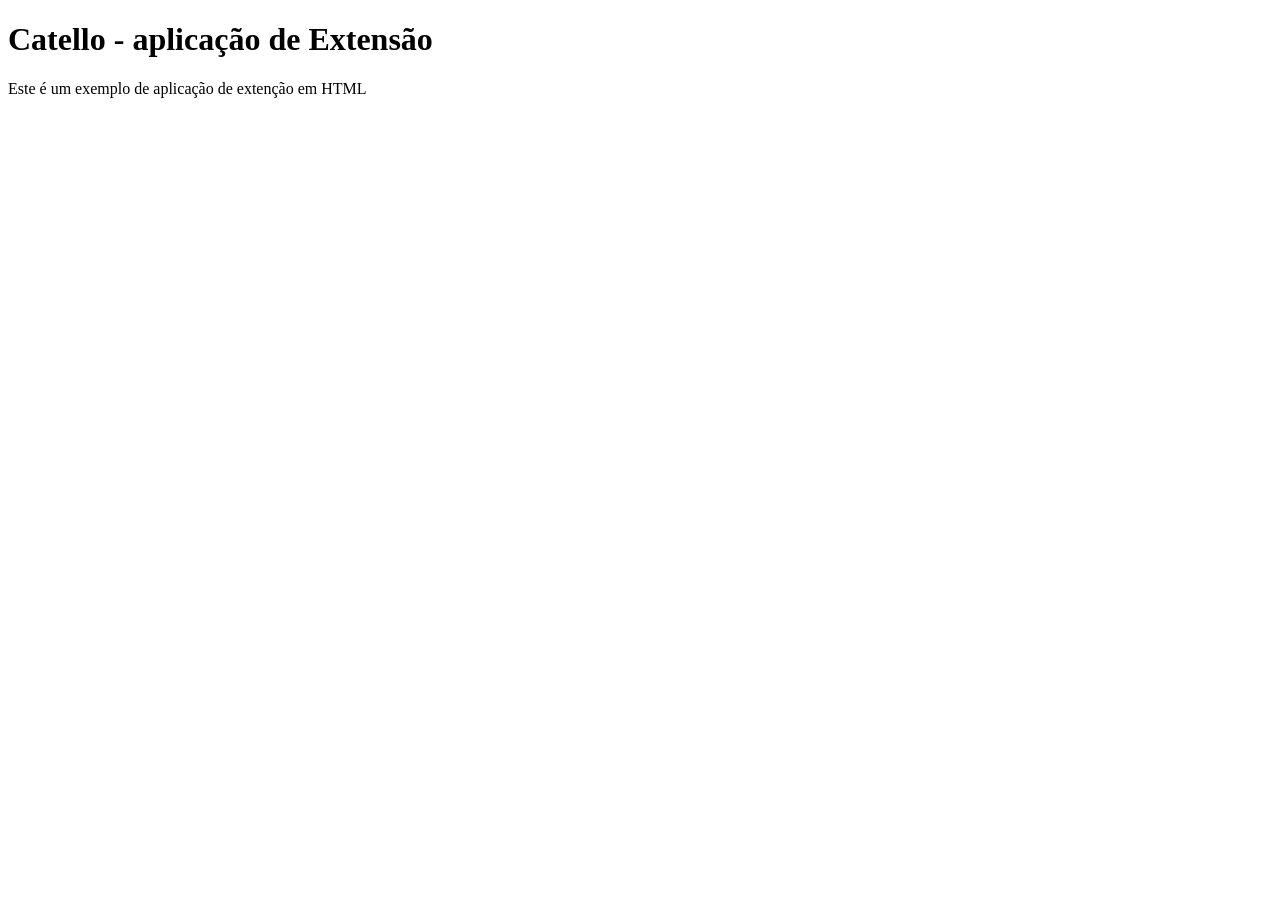
<file: Banco de Dados/AULA6/castello_extensaovs.html>
<!DOCTYPE html>
<html lang="pt-BR">
<head>
    <meta charset="UTF-8">
    <meta name="viewport" content="width=device-width, initial-scale=1.0">
    <title>Catello-  aplicação de Extensão</title>
</head>
<body>
    <h1>Catello - aplicação de Extensão</h1>
    <p>Este é um exemplo de aplicação de extenção em HTML</p>
</body>
</html>
</file>
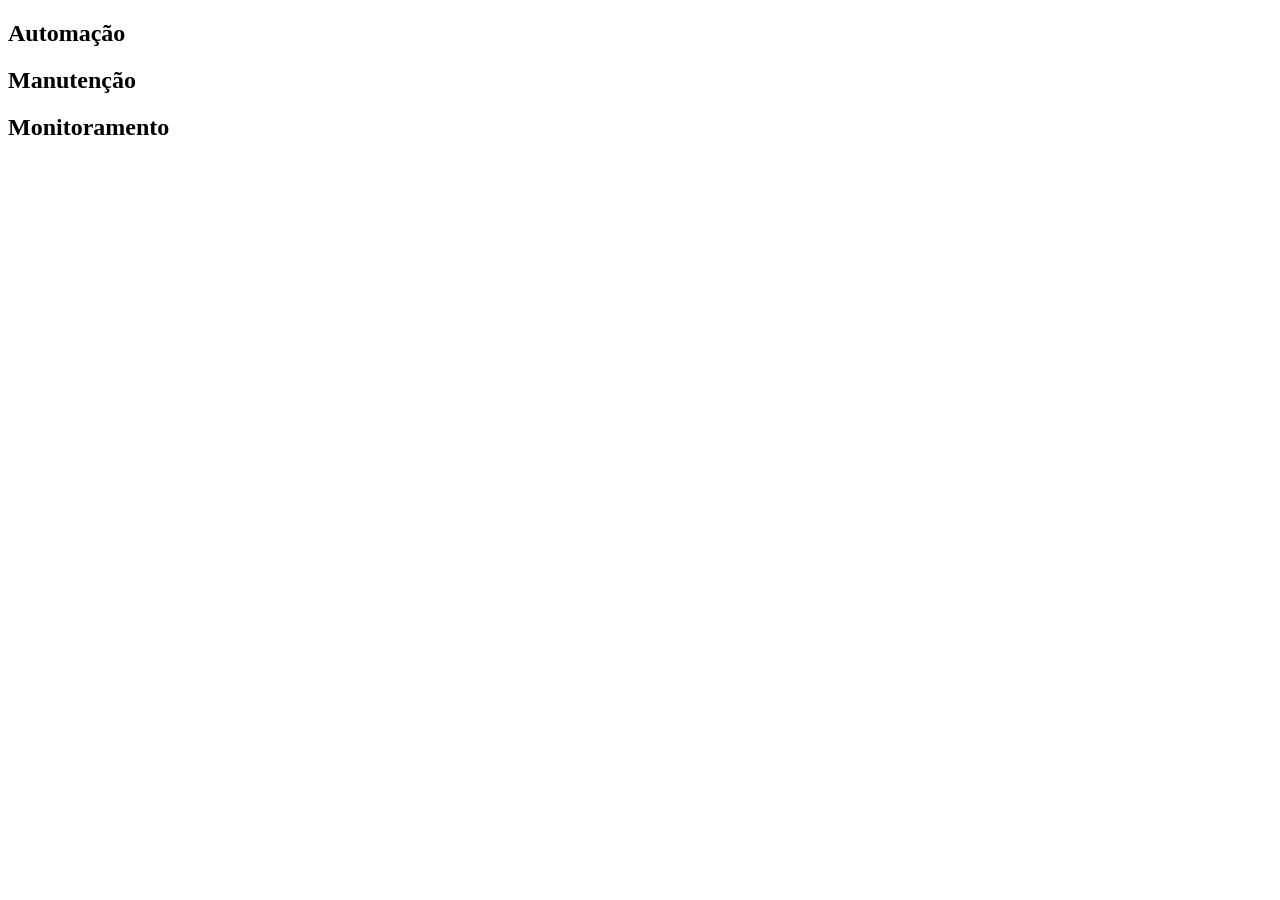
<file: LIMA/AULA10/desafioSenai.html>
<!DOCTYPE html>
<html lang="pt-BR">
<head>
    <meta charset="UTF-8">
    <meta name="viewport" content="width=device-width, initial-scale=1.0">
    <link rel="stylesheet" href="style_desafio.css">
    <title>Desafio</title>
</head>
<body>


    <section class="servicos">
<article>
<h2>Automação</h2>
</article>

<article>
<h2>Manutenção</h2>
</article>

<article>
<h2>Monitoramento</h2>
</article>

</section>






    
</body>
</html>
</file>
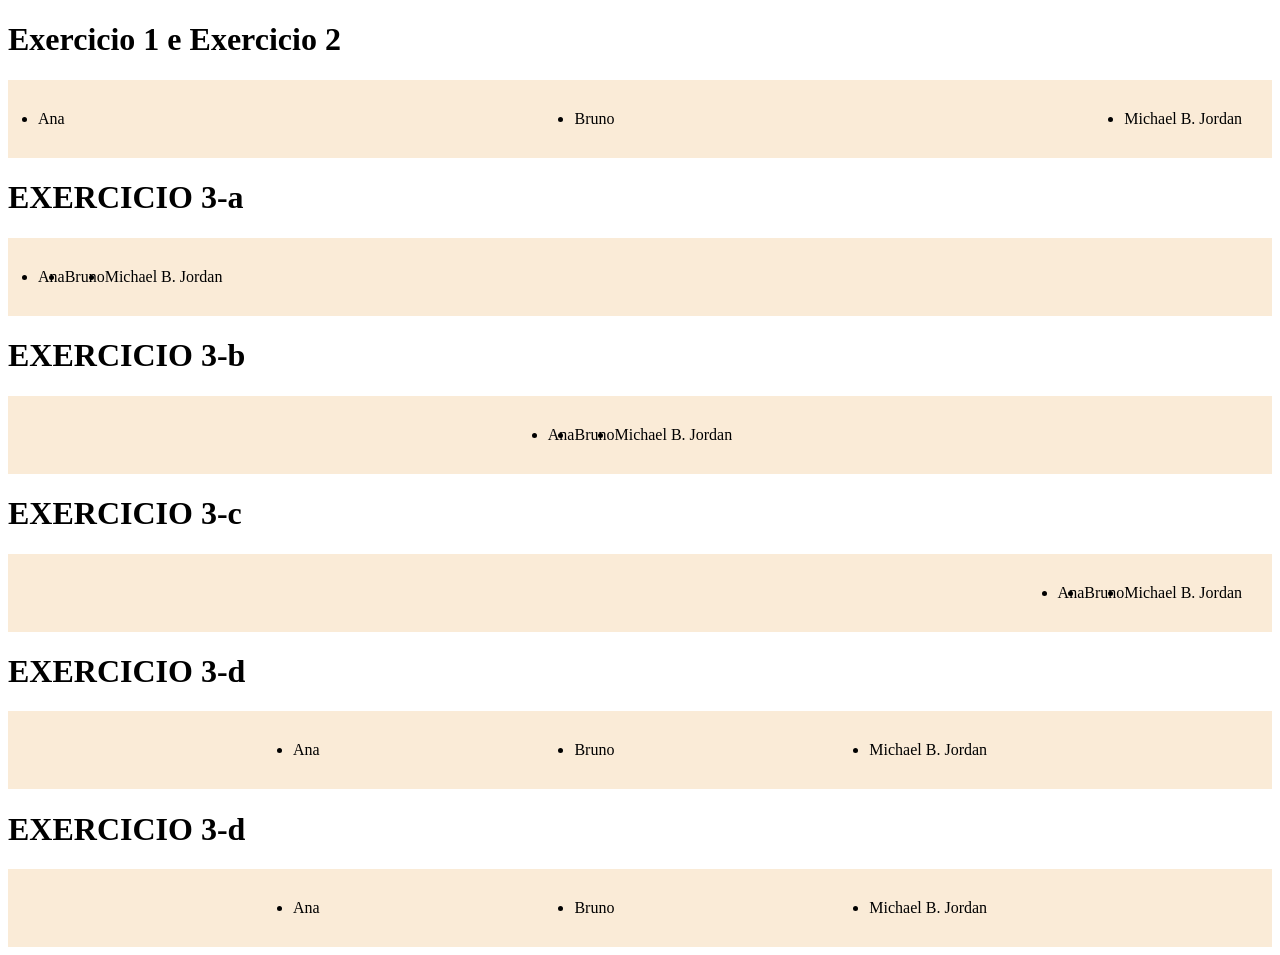
<file: LIMA/AULA10/exercicios.html>
<!DOCTYPE html>
<html lang="pt-BR">
<head>
    <meta charset="UTF-8">
    <meta name="viewport" content="width=device-width, initial-scale=1.0">
    <link rel="stylesheet" href="style2.css">
    <title>Exercicios</title>
</head>
<body>
    <h1>Exercicio 1 e Exercicio 2</h1>
    <ul class="Equipe">
        <li>Ana</li>
        <li>Bruno</li>
        <li>Michael B. Jordan</li>
    </ul>

   <h1>EXERCICIO 3-a</h1> 
   <ul class="Equipe3a">
        <li>Ana</li>
        <li>Bruno</li>
        <li>Michael B. Jordan</li>
    </ul>

    <h1>EXERCICIO 3-b</h1> 
   <ul class="Equipe3b">
        <li>Ana</li>
        <li>Bruno</li>
        <li>Michael B. Jordan</li>
    </ul>

    <h1>EXERCICIO 3-c</h1> 
   <ul class="Equipe3c">
        <li>Ana</li>
        <li>Bruno</li>
        <li>Michael B. Jordan</li>
    </ul>

    <h1>EXERCICIO 3-d</h1> 
   <ul class="Equipe3d">
        <li>Ana</li>
        <li>Bruno</li>
        <li>Michael B. Jordan</li>
    </ul>

    
    <h1>EXERCICIO 3-d</h1> 
   <ul class="Equipe3d">
        <li>Ana</li>
        <li>Bruno</li>
        <li>Michael B. Jordan</li>
    </ul>




</body>
</html>
</file>
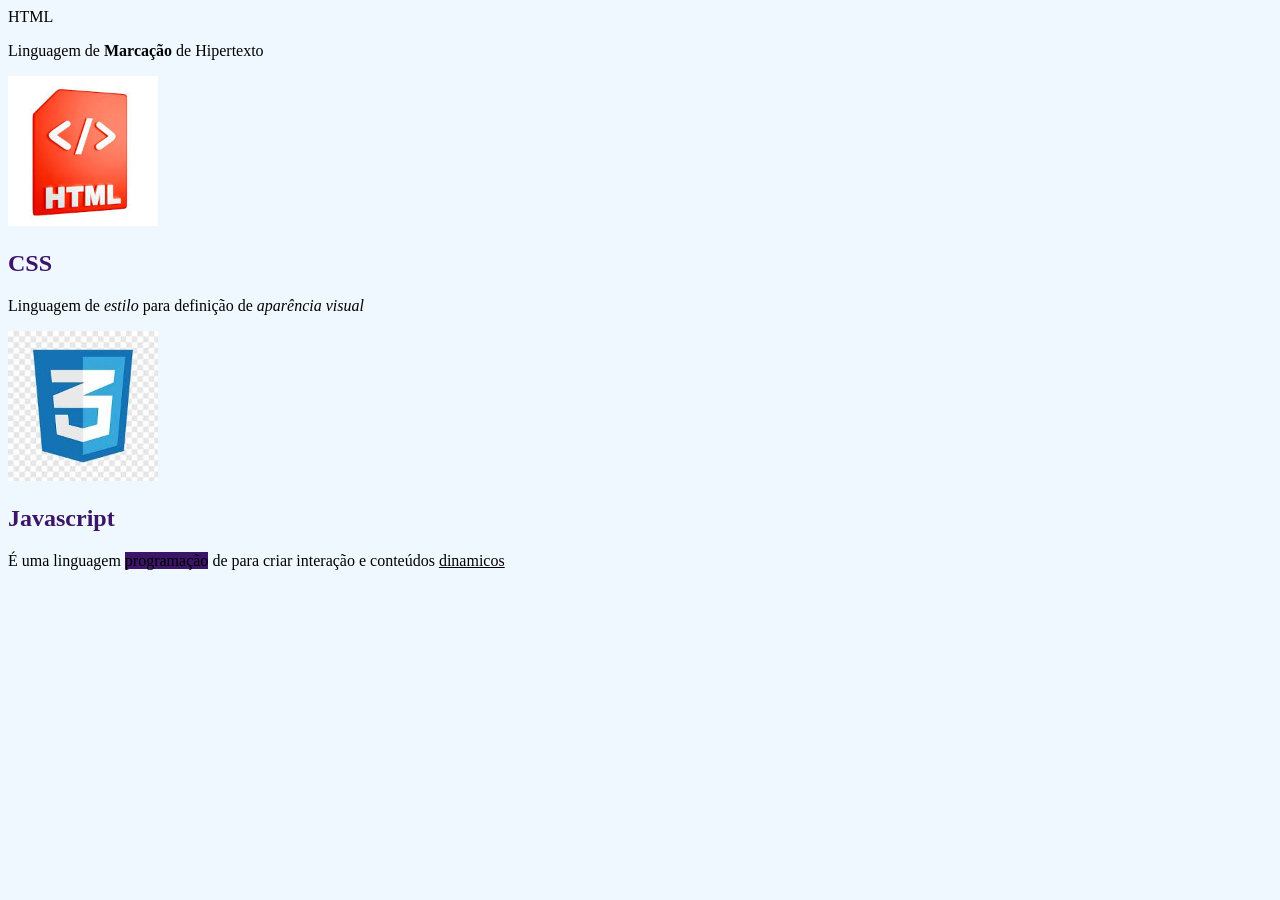
<file: linguagem de marcação/aula ex/ola_mundo.html>
<!DOCTYPE html>
<html lang="pt-br">
<head>
    <meta charset="UTF-8">
    <meta name="viewport" content="width=device-width, initial-scale=1.0">
    <title>Minha primeira pagina web</title>
</head>
<body style="background-color: aliceblue;>
    Olá Mundo <br>
    <!--quebra de linha-->
    Meu nome é: <br> Vitória
   <!--parágrafo--> 
   <p>sou estudante de programação.</p>
   <p>Hoje estou aprendendo HTML.</p>
   <p>Iremos aprender sobre CSS. Também aprenderemos sobre Javascript.Finalmente iremos aprender sobre PHP.</p>
    
<!--Titulos de página-->
<!--h1 até h6-->
<h1 style="color: rgb(60, 21, 104);">HTML</h1>
<p>Linguagem de <b>Marcação</b> de Hipertexto </p>
<img src="html logo.jpg" alt="HML" width="150px" height="150px">

<h2 style="color: rgb(60, 21, 104);">CSS</h2>
<p>Linguagem de <i>estilo</i> para definição de <i>aparência visual</i></p>
<img src="css.jpg" alt="css" width="150px" height="150px">


<h2 style="color: rgb(60, 21, 104);">Javascript</h2>
<p>É uma linguagem <mark style="background-color: rgb(60, 21, 104);">programação</mark> de  para criar interação e conteúdos <ins>dinamicos</ins></p>
 <!-- Nossos scripts sempre irão ficar no final do código -->




















<script>
    alert("Olá mundo! seja bem vindo (a) ao meu site!")
</script    







</body>
</html>
</file>
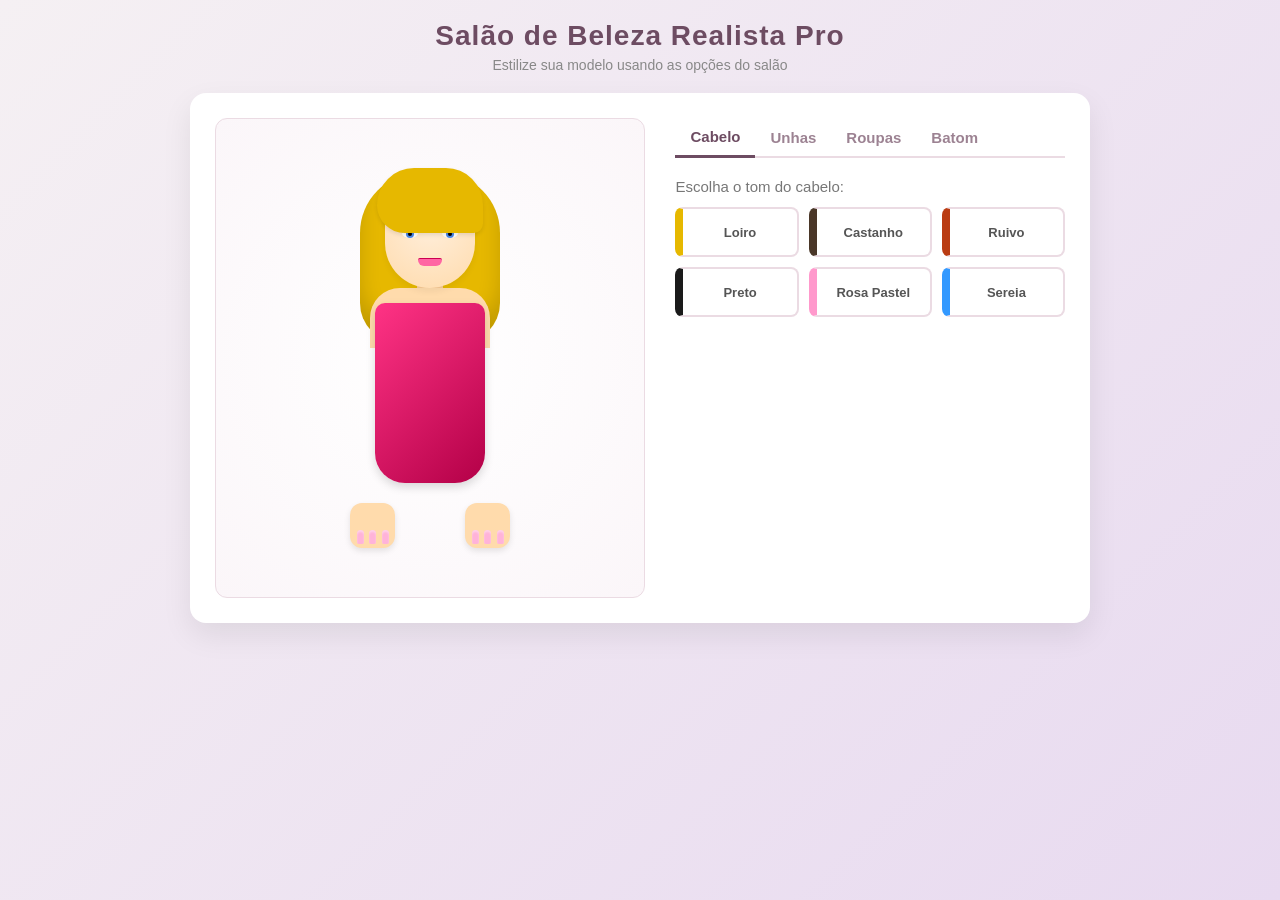
<file: linguagem de marcação/jogo salao/salao.html>
<!DOCTYPE html>
<html lang="pt-BR">
<head>
    <meta charset="UTF-8">
    <meta name="viewport" content="width=device-width, initial-scale=1.0">
    <title>Salão de Beleza Realista - Sem Imagens</title>
    <style>
        * {
            box-sizing: border-box;
            font-family: 'Segoe UI', Tahoma, Geneva, Verdana, sans-serif;
            margin: 0;
            padding: 0;
        }

        body {
            background: linear-gradient(135deg, #f5f0f3 0%, #e8daf0 100%);
            color: #444;
            display: flex;
            flex-direction: column;
            align-items: center;
            padding: 20px;
            min-height: 100vh;
        }

        header {
            margin-bottom: 20px;
            text-align: center;
        }

        h1 {
            color: #6d4c62;
            font-size: 28px;
            letter-spacing: 1px;
            margin-bottom: 5px;
        }

        .game-container {
            display: flex;
            background: white;
            padding: 25px;
            border-radius: 16px;
            box-shadow: 0 12px 30px rgba(0,0,0,0.08);
            max-width: 900px;
            width: 100%;
            gap: 30px;
        }

        /* MODELAGEM DA BONECA EM CSS PURO (Sem Imagens externas) */
        .preview-area {
            flex: 1.1;
            display: flex;
            align-items: center;
            justify-content: center;
            background: radial-gradient(circle, #ffffff 0%, #fbf6f9 100%);
            border-radius: 12px;
            border: 1px solid #ebdbe3;
            min-height: 480px;
        }

        .character-container {
            position: relative;
            width: 250px;
            height: 420px;
        }

        /* Cabelo Traseiro (para dar volume realista) */
        .hair-back {
            position: absolute;
            top: 25px;
            left: 55px;
            width: 140px;
            height: 170px;
            background: #e6b800;
            border-radius: 60px 60px 40px 40px;
            z-index: 1;
            box-shadow: inset 0 -20px 20px rgba(0,0,0,0.15);
            transition: background 0.3s;
        }

        /* Corpo e Pescoço */
        .neck {
            position: absolute;
            top: 110px;
            left: 112px;
            width: 26px;
            height: 40px;
            background: linear-gradient(to bottom, #ffdbac 0%, #f1c28d 100%);
            z-index: 2;
        }

        .shoulders {
            position: absolute;
            top: 140px;
            left: 65px;
            width: 120px;
            height: 60px;
            background: #ffdbac;
            border-radius: 30px 30px 0 0;
            z-index: 2;
        }

        /* Roupas Avançadas */
        .clothes-layer {
            position: absolute;
            top: 155px;
            left: 70px;
            width: 110px;
            height: 180px;
            background: linear-gradient(135deg, #ff3385 0%, #b30047 100%);
            border-radius: 10px 10px 30px 30px;
            z-index: 3;
            box-shadow: 0 4px 10px rgba(0,0,0,0.15);
            transition: background 0.3s, border-radius 0.3s;
        }

        /* Cabeça e Rosto */
        .head-base {
            position: absolute;
            top: 35px;
            left: 80px;
            width: 90px;
            height: 105px;
            background: radial-gradient(circle at 50% 40%, #ffeedb 0%, #ffdbac 100%);
            border-radius: 45px 45px 50px 50px;
            z-index: 4;
            box-shadow: 0 4px 6px rgba(0,0,0,0.05);
        }

        /* Olhos Realistas */
        .eyes-container {
            display: flex;
            justify-content: space-between;
            width: 56px;
            position: absolute;
            top: 45px;
            left: 17px;
        }

        .eye {
            width: 16px;
            height: 10px;
            background: white;
            border-radius: 50%;
            position: relative;
            border-top: 2px solid #4a3728;
            display: flex;
            align-items: center;
            justify-content: center;
        }

        .iris {
            width: 8px;
            height: 8px;
            background: #4a86e8;
            border-radius: 50%;
            display: flex;
            align-items: center;
            justify-content: center;
        }

        .pupil {
            width: 4px;
            height: 4px;
            background: black;
            border-radius: 50%;
        }

        /* Boca com Batom Dinâmico */
        .lips {
            position: absolute;
            top: 75px;
            left: 33px;
            width: 24px;
            height: 8px;
            background: #ff66a3;
            border-radius: 2px 2px 6px 6px;
            border-top: 1px solid #cc0052;
            transition: background 0.3s;
        }

        /* Franja/Cabelo da Frente */
        .hair-front {
            position: absolute;
            top: 20px;
            left: 72px;
            width: 106px;
            height: 65px;
            background: #e6b800;
            border-radius: 40px 40px 10px 30px;
            z-index: 5;
            transition: background 0.3s;
            box-shadow: 0 2px 4px rgba(0,0,0,0.1);
        }

        /* Mãos e Unhas Detalhadas */
        .hands-area {
            position: absolute;
            bottom: 20px;
            left: 45px;
            width: 160px;
            display: flex;
            justify-content: space-between;
            z-index: 6;
        }

        .hand {
            width: 45px;
            height: 45px;
            background: #ffdbac;
            border-radius: 12px;
            display: flex;
            align-items: flex-end;
            justify-content: space-around;
            padding: 4px;
            box-shadow: 0 3px 6px rgba(0,0,0,0.1);
        }

        .nail {
            width: 7px;
            height: 14px;
            background: #ffb3d9;
            border-radius: 4px 4px 2px 2px;
            box-shadow: inset 0 2px 2px rgba(255,255,255,0.4);
            transition: background 0.3s;
        }


        /* PAINEL DE CONTROLE (BOTÕES) */
        .controls-area {
            flex: 1;
            display: flex;
            flex-direction: column;
            gap: 20px;
        }

        .tabs {
            display: flex;
            border-bottom: 2px solid #ebdbe3;
        }

        .tab-btn {
            background: none;
            border: none;
            padding: 10px 15px;
            font-size: 15px;
            font-weight: 600;
            color: #9c8292;
            cursor: pointer;
            transition: all 0.3s;
        }

        .tab-btn.active {
            color: #6d4c62;
            border-bottom: 3px solid #6d4c62;
            margin-bottom: -2px;
        }

        .panel {
            display: none;
            flex-direction: column;
            gap: 12px;
        }

        .panel.active {
            display: flex;
        }

        .options-grid {
            display: grid;
            grid-template-columns: repeat(3, 1fr);
            gap: 10px;
        }

        .option-btn {
            border: 2px solid #ebdbe3;
            border-radius: 8px;
            height: 50px;
            cursor: pointer;
            background: white;
            font-size: 13px;
            font-weight: 600;
            color: #555;
            transition: all 0.2s;
        }

        .option-btn:hover {
            border-color: #6d4c62;
            transform: translateY(-2px);
        }

        .option-btn.selected {
            border-color: #6d4c62;
            background: #fdf8fb;
            box-shadow: inset 0 0 5px rgba(109,76,98,0.1);
        }

        h3 {
            color: #777;
            font-size: 15px;
            font-weight: 500;
        }
    </style>
</head>
<body>

    <header>
        <h1>Salão de Beleza Realista Pro</h1>
        <p style="color: #888; font-size: 14px;">Estilize sua modelo usando as opções do salão</p>
    </header>

    <div class="game-container">
        <div class="preview-area">
            <div class="character-container">
                <div class="hair-back" id="hair-b"></div>
                <div class="neck"></div>
                <div class="shoulders"></div>
                <div class="clothes-layer" id="clothes"></div>
                
                <div class="head-base">
                    <div class="eyes-container">
                        <div class="eye"><div class="iris"><div class="pupil"></div></div></div>
                        <div class="eye"><div class="iris"><div class="pupil"></div></div></div>
                    </div>
                    <div class="lips" id="lips"></div>
                </div>

                <div class="hair-front" id="hair-f"></div>

                <div class="hands-area">
                    <div class="hand">
                        <div class="nail"></div><div class="nail"></div><div class="nail"></div>
                    </div>
                    <div class="hand">
                        <div class="nail"></div><div class="nail"></div><div class="nail"></div>
                    </div>
                </div>
            </div>
        </div>

        <div class="controls-area">
            <div class="tabs">
                <button class="tab-btn active" onclick="switchTab('hair-panel')">Cabelo</button>
                <button class="tab-btn" onclick="switchTab('nails-panel')">Unhas</button>
                <button class="tab-btn" onclick="switchTab('clothes-panel')">Roupas</button>
                <button class="tab-btn" onclick="switchTab('makeup-panel')">Batom</button>
            </div>

            <div id="hair-panel" class="panel active">
                <h3>Escolha o tom do cabelo:</h3>
                <div class="options-grid">
                    <button class="option-btn" style="border-left: 8px solid #e6b800;" onclick="changeHair('#e6b800', this)">Loiro</button>
                    <button class="option-btn" style="border-left: 8px solid #4a3728;" onclick="changeHair('#4a3728', this)">Castanho</button>
                    <button class="option-btn" style="border-left: 8px solid #ba3c13;" onclick="changeHair('#ba3c13', this)">Ruivo</button>
                    <button class="option-btn" style="border-left: 8px solid #1a1a1a;" onclick="changeHair('#1a1a1a', this)">Preto</button>
                    <button class="option-btn" style="border-left: 8px solid #ff99cc;" onclick="changeHair('#ff99cc', this)">Rosa Pastel</button>
                    <button class="option-btn" style="border-left: 8px solid #3399ff;" onclick="changeHair('#3399ff', this)">Sereia</button>
                </div>
            </div>

            <div id="nails-panel" class="panel">
                <h3>Escolha a cor do esmalte:</h3>
                <div class="options-grid">
                    <button class="option-btn" style="border-left: 8px solid #ff4d4d;" onclick="changeNails('#ff4d4d', this)">Vermelho</button>
                    <button class="option-btn" style="border-left: 8px solid #993399;" onclick="changeNails('#993399', this)">Roxo</button>
                    <button class="option-btn" style="border-left: 8px solid #333333;" onclick="changeNails('#333333', this)">Preto Chic</button>
                    <button class="option-btn" style="border-left: 8px solid #e6b8af;" onclick="changeNails('#e6b8af', this)">Nude</button>
                    <button class="option-btn" style="border-left: 8px solid #00cc99;" onclick="changeNails('#00cc99', this)">Menta</button>
                    <button class="option-btn" style="border-left: 8px solid #ff99c8;" onclick="changeNails('#ff99c8', this)">Rosa Shock</button>
                </div>
            </div>

            <div id="clothes-panel" class="panel">
                <h3>Escolha o estilo do look:</h3>
                <div class="options-grid">
                    <button class="option-btn" onclick="changeClothes('linear-gradient(135deg, #ff3385, #b30047)', '10px 10px 30px 30px', this)">Vestido Gala</button>
                    <button class="option-btn" onclick="changeClothes('linear-gradient(135deg, #4da6ff, #005ce6)', '0px 0px 5px 5px', this)">Blazer Moderno</button>
                    <button class="option-btn" onclick="changeClothes('linear-gradient(135deg, #33cc33, #1f7a1f)', '15px 15px 0 0', this)">Top Esportivo</button>
                    <button class="option-btn" onclick="changeClothes('linear-gradient(135deg, #ffcc00, #ff6600)', '30px 30px 20px 20px', this)">Pop Star</button>
                    <button class="option-btn" onclick="changeClothes('linear-gradient(135deg, #222222, #444444)', '5px 5px 40px 40px', this)">Look Gótico</button>
                    <button class="option-btn" onclick="changeClothes('linear-gradient(135deg, #e6ccff, #9933ff)', '15px 15px 15px 15px', this)">Casual Violeta</button>
                </div>
            </div>

            <div id="makeup-panel" class="panel">
                <h3>Escolha o tom do batom:</h3>
                <div class="options-grid">
                    <button class="option-btn" style="border-left: 8px solid #ff3333;" onclick="changeLips('#ff3333', this)">Classic Red</button>
                    <button class="option-btn" style="border-left: 8px solid #cc0052;" onclick="changeLips('#cc0052', this)">Vinho Dark</button>
                    <button class="option-btn" style="border-left: 8px solid #ff99bb;" onclick="changeLips('#ff99bb', this)">Malva Soft</button>
                    <button class="option-btn" style="border-left: 8px solid #ff6600;" onclick="changeLips('#ff6600', this)">Tangerina</button>
                    <button class="option-btn" style="border-left: 8px solid #df9fdf;" onclick="changeLips('#df9fdf', this)">Lilás</button>
                    <button class="option-btn" style="border-left: 8px solid #c68c53;" onclick="changeLips('#c68c53', this)">Nude Matte</button>
                </div>
            </div>
        </div>
    </div>

    <script>
        function switchTab(panelId) {
            document.querySelectorAll('.tab-btn').forEach(btn => btn.classList.remove('active'));
            document.querySelectorAll('.panel').forEach(panel => panel.classList.remove('active'));
            
            event.currentTarget.classList.add('active');
            document.getElementById(panelId).classList.add('active');
        }

        function changeHair(color, button) {
            document.getElementById('hair-b').style.background = color;
            document.getElementById('hair-f').style.background = color;
            clearSelected(button);
        }

        function changeNails(color, button) {
            document.querySelectorAll('.nail').forEach(nail => {
                nail.style.backgroundColor = color;
            });
            clearSelected(button);
        }

        function changeClothes(backgroundStyle, borderRadius, button) {
            const clothes = document.getElementById('clothes');
            clothes.style.background = backgroundStyle;
            clothes.style.borderRadius = borderRadius;
            clearSelected(button);
        }

        function changeLips(color, button) {
            document.getElementById('lips').style.backgroundColor = color;
            clearSelected(button);
        }

        function clearSelected(selectedButton) {
            const parentPanel = selectedButton.parentElement;
            parentPanel.querySelectorAll('.option-btn').forEach(btn => btn.classList.remove('selected'));
            selectedButton.classList.add('selected');
        }
    </script>
</body>
</html>
</file>
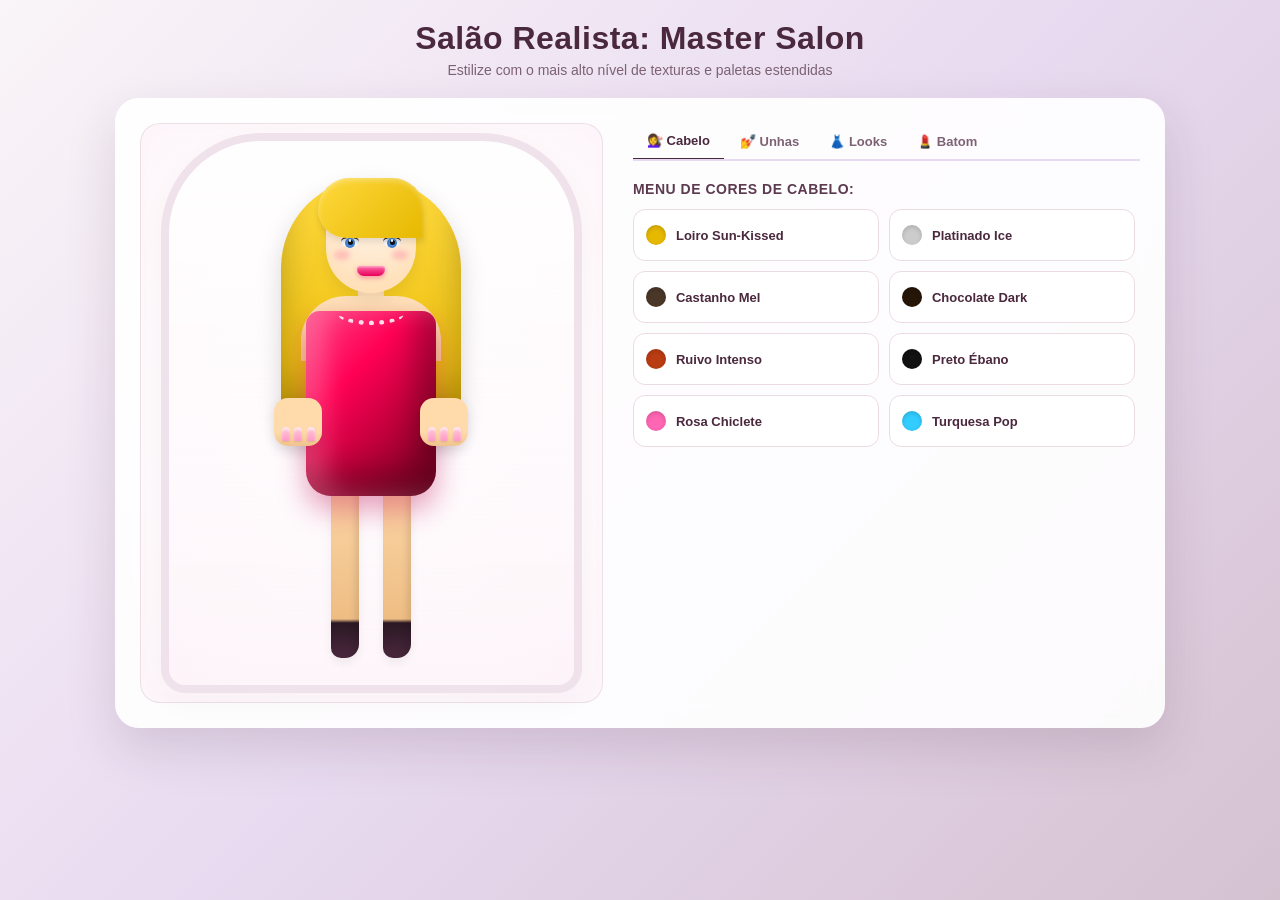
<file: linguagem de marcação/jogo salao/salao_atualizado.html>
<!DOCTYPE html>
<html lang="pt-BR">
<head>
    <meta charset="UTF-8">
    <meta name="viewport" content="width=device-width, initial-scale=1.0">
    <title>Salão de Beleza Realista - Edição Master Deluxe</title>
    <style>
        * {
            box-sizing: border-box;
            font-family: 'Poppins', 'Segoe UI', Tahoma, Geneva, Verdana, sans-serif;
            margin: 0;
            padding: 0;
        }

        body {
            background: linear-gradient(135deg, #faf5f8 0%, #e8daf0 50%, #d5c2d1 100%);
            color: #3d2f38;
            display: flex;
            flex-direction: column;
            align-items: center;
            padding: 20px;
            min-height: 100vh;
        }

        header {
            margin-bottom: 20px;
            text-align: center;
        }

        header h1 {
            color: #4a283d;
            font-size: 32px;
            font-weight: 700;
            letter-spacing: 0.5px;
            margin-bottom: 5px;
        }

        header p {
            color: #7d6273;
            font-size: 14px;
        }

        .game-container {
            display: flex;
            background: rgba(255, 255, 255, 0.92);
            backdrop-filter: blur(12px);
            padding: 25px;
            border-radius: 24px;
            box-shadow: 0 20px 50px rgba(74, 40, 61, 0.15);
            max-width: 1050px;
            width: 100%;
            gap: 30px;
        }

        /* ÁREA DE VISUALIZAÇÃO ULTRA REALISTA */
        .preview-area {
            flex: 1;
            display: flex;
            align-items: center;
            justify-content: center;
            background: radial-gradient(circle at center, #ffffff 0%, #fef6fa 100%);
            border-radius: 20px;
            border: 1px solid rgba(225, 209, 217, 0.6);
            min-height: 580px;
            position: relative;
            box-shadow: inset 0 0 30px rgba(0,0,0,0.01);
        }

        /* Moldura de Espelho de Camarim */
        .preview-area::before {
            content: '';
            position: absolute;
            width: 88%;
            height: 94%;
            border-radius: 100px 100px 24px 24px;
            border: 8px solid #f0e2ea;
            background: linear-gradient(180deg, rgba(255,255,255,0.85) 0%, rgba(253,240,247,0.4) 100%);
            z-index: 0;
            box-shadow: 0 10px 30px rgba(74, 40, 61, 0.03);
        }

        .character-container {
            position: relative;
            width: 250px;
            height: 520px;
            z-index: 1;
        }

        /* Cabelo Base Traseiro */
        .hair-back {
            position: absolute;
            top: 25px;
            left: 35px;
            width: 180px;
            height: 270px;
            background: linear-gradient(180deg, #ffd93d 0%, #e6b800 100%);
            border-radius: 90px 90px 45px 45px;
            z-index: 1;
            box-shadow: inset 0 -50px 35px rgba(0,0,0,0.25), 0 10px 25px rgba(0,0,0,0.15);
            transition: background 0.4s ease;
        }

        /* Corpo Anatômico com Sombreamento HD */
        .neck {
            position: absolute;
            top: 108px;
            left: 112px;
            width: 26px;
            height: 45px;
            background: linear-gradient(to bottom, #ffeedb 0%, #ffdbac 100%);
            z-index: 2;
            box-shadow: inset 0 12px 10px rgba(0,0,0,0.06);
        }

        .shoulders {
            position: absolute;
            top: 143px;
            left: 55px;
            width: 140px;
            height: 65px;
            background: linear-gradient(180deg, #ffdbac 0%, #f1c28d 100%);
            border-radius: 45px 45px 0 0;
            z-index: 2;
            box-shadow: inset 0 15px 15px rgba(255,255,255,0.2);
        }

        /* Pernas com Curvatura e Sombra de Linha Central */
        .legs-container {
            position: absolute;
            top: 310px;
            left: 85px;
            width: 80px;
            height: 195px;
            display: flex;
            justify-content: space-between;
            z-index: 2;
        }

        .leg {
            width: 28px;
            height: 100%;
            background: linear-gradient(to bottom, #ffdbac 0%, #eebd84 80%, #2b1824 82%, #4a283d 100%);
            border-radius: 0 0 14px 10px;
            box-shadow: inset -4px 0 6px rgba(0,0,0,0.1), 0 5px 10px rgba(0,0,0,0.06);
        }

        /* Roupas Realistas de Alta Definição */
        .clothes-layer {
            position: absolute;
            top: 158px;
            left: 60px;
            width: 130px;
            height: 185px;
            background: linear-gradient(135deg, #ff4081 0%, #ff0055 35%, #b30036 70%, #7a0022 100%);
            border-radius: 14px 14px 25px 25px;
            z-index: 3;
            box-shadow: 0 14px 28px rgba(194, 24, 91, 0.4), 
                        inset 20px 0 25px rgba(255,255,255,0.2), 
                        inset -20px -25px 30px rgba(0,0,0,0.25);
            transition: background 0.4s ease, border-radius 0.4s ease, box-shadow 0.4s ease;
        }

        /* Acessório Fino */
        .necklace {
            position: absolute;
            top: 150px;
            left: 92px;
            width: 66px;
            height: 22px;
            border-bottom: 5px dotted #fff;
            border-radius: 50%;
            z-index: 4;
            opacity: 0.85;
        }

        /* Cabeça Ajustada para reduzir a testa */
        .head-base {
            position: absolute;
            top: 35px;
            left: 80px;
            width: 90px;
            height: 105px;
            background: radial-gradient(circle at 50% 30%, #fff5eb 0%, #ffdbac 100%);
            border-radius: 45px 45px 50px 50px;
            z-index: 4;
            box-shadow: 0 6px 15px rgba(0,0,0,0.08);
        }

        /* CABELO FRONTAL CORRETIVO (Molda o topo e reduz a testa sem cobrir os olhos) */
        .hair-front-frame {
            position: absolute;
            top: 25px;
            left: 72px;
            width: 106px;
            height: 60px;
            background: linear-gradient(135deg, #ffd93d 0%, #e6b800 100%);
            border-radius: 45px 45px 0px 40px; /* Curva perfeita que desce cobrindo a lateral da testa */
            z-index: 5;
            box-shadow: 0 4px 6px rgba(0,0,0,0.1), inset 0 3px 5px rgba(255,255,255,0.3);
            transition: background 0.4s ease;
        }

        /* Olhos de Boneca Realistas */
        .eyes-container {
            display: flex;
            justify-content: space-between;
            width: 60px;
            position: absolute;
            top: 48px;
            left: 15px;
        }

        .eye {
            width: 18px;
            height: 11px;
            background: #fff;
            border-radius: 50%;
            position: relative;
            border-top: 2.5px solid #2d1e18;
            display: flex;
            align-items: center;
            justify-content: center;
            box-shadow: inset 0 2px 3px rgba(0,0,0,0.15);
        }

        .iris {
            width: 10px;
            height: 10px;
            background: radial-gradient(circle, #5c9cff 0%, #2b6cb0 100%);
            border-radius: 50%;
            display: flex;
            align-items: center;
            justify-content: center;
        }

        .pupil {
            width: 5px;
            height: 5px;
            background: #111;
            border-radius: 50%;
            position: relative;
        }

        .pupil::after {
            content: '';
            position: absolute;
            top: -1px;
            left: 1px;
            width: 2.5px;
            height: 2.5px;
            background: white;
            border-radius: 50%;
        }

        .eyebrows {
            position: absolute;
            top: 39px;
            left: 14px;
            width: 62px;
            display: flex;
            justify-content: space-between;
        }

        .brow {
            width: 18px;
            height: 3px;
            background: #4a283d;
            border-radius: 50%;
            transform: rotate(-6deg);
            opacity: 0.85;
        }
        .brow.right { transform: rotate(6deg); }

        .blush {
            position: absolute;
            top: 62px;
            left: 8px;
            width: 74px;
            display: flex;
            justify-content: space-between;
        }
        .blush-left, .blush-right {
            width: 16px;
            height: 10px;
            background: rgba(255, 90, 140, 0.28);
            filter: blur(2.5px);
            border-radius: 50%;
        }

        /* Boca com Efeito Lip Volume Gloss */
        .lips {
            position: absolute;
            top: 78px;
            left: 31px;
            width: 28px;
            height: 10px;
            background: linear-gradient(180deg, #ff66a3 0%, #e6005c 100%);
            border-radius: 4px 4px 8px 8px;
            box-shadow: 0 2px 5px rgba(230,0,92,0.35), inset 0 1.5px 2px rgba(255,255,255,0.4);
            transition: background 0.4s ease;
        }

        /* Mãos com Posição Natural */
        .hands-area {
            position: absolute;
            top: 245px;
            left: 28px;
            width: 194px;
            display: flex;
            justify-content: space-between;
            z-index: 6;
        }

        .hand {
            width: 48px;
            height: 48px;
            background: linear-gradient(180deg, #ffdbac 70%, #f1c28d 100%);
            border-radius: 14px;
            display: flex;
            align-items: flex-end;
            justify-content: space-around;
            padding: 5px;
            box-shadow: 0 5px 12px rgba(0,0,0,0.1);
        }

        .nail {
            width: 8px;
            height: 14px;
            background: linear-gradient(180deg, #ffccd5 0%, #ff99c8 100%);
            border-radius: 5px 5px 2px 2px;
            box-shadow: inset 0 3px 2px rgba(255,255,255,0.5), 0 1px 2px rgba(0,0,0,0.1);
            transition: background 0.4s ease;
        }


        /* PAINEL DE CONTROLES MULTI-OPÇÕES */
        .controls-area {
            flex: 1.1;
            display: flex;
            flex-direction: column;
            gap: 20px;
        }

        .tabs {
            display: flex;
            border-bottom: 2px solid #e8daf0;
            gap: 2px;
            overflow-x: auto;
        }

        .tab-btn {
            background: none;
            border: none;
            padding: 10px 14px;
            font-size: 13px;
            font-weight: 600;
            color: #7d6273;
            cursor: pointer;
            transition: all 0.2s ease;
            white-space: nowrap;
        }

        .tab-btn.active {
            color: #4a283d;
            border-bottom: 3px solid #4a283d;
            margin-bottom: -2px;
        }

        .panel {
            display: none;
            flex-direction: column;
            gap: 12px;
        }

        .panel.active {
            display: flex;
        }

        /* Grid Ampliado com Mais Espaço */
        .options-grid {
            display: grid;
            grid-template-columns: repeat(2, 1fr);
            gap: 10px;
            max-height: 380px;
            overflow-y: auto;
            padding-right: 5px;
        }

        /* Customização da barra de rolagem interna do grid */
        .options-grid::-webkit-scrollbar {
            width: 5px;
        }
        .options-grid::-webkit-scrollbar-thumb {
            background: #e8daf0;
            border-radius: 10px;
        }

        .option-btn {
            border: 1px solid #ebdbe3;
            border-radius: 12px;
            height: 52px;
            cursor: pointer;
            background: white;
            font-size: 13px;
            font-weight: 600;
            color: #4a283d;
            display: flex;
            align-items: center;
            padding-left: 12px;
            gap: 10px;
            transition: all 0.25s ease;
        }

        .color-indicator {
            width: 20px;
            height: 20px;
            border-radius: 50%;
            box-shadow: inset 0 2px 4px rgba(0,0,0,0.15);
            flex-shrink: 0;
        }

        .option-btn:hover {
            border-color: #4a283d;
            transform: translateY(-2px);
            box-shadow: 0 4px 10px rgba(74, 40, 61, 0.08);
        }

        .option-btn.selected {
            border-color: #4a283d;
            background: #faf5f8;
            box-shadow: inset 0 0 0 1px #4a283d;
        }

        h3 {
            color: #5c3b50;
            font-size: 14px;
            text-transform: uppercase;
            letter-spacing: 0.5px;
        }
    </style>
</head>
<body>

    <header>
        <h1>Salão Realista: Master Salon</h1>
        <p>Estilize com o mais alto nível de texturas e paletas estendidas</p>
    </header>

    <div class="game-container">
        <!-- Tela da Modelo Reformulada -->
        <div class="preview-area">
            <div class="character-container">
                <div class="hair-back" id="hair-b"></div>
                <div class="neck"></div>
                <div class="shoulders"></div>
                <div class="legs-container">
                    <div class="leg"></div>
                    <div class="leg"></div>
                </div>
                <div class="clothes-layer" id="clothes"></div>
                <div class="necklace"></div>
                
                <div class="head-base">
                    <div class="eyebrows">
                        <div class="brow"></div>
                        <div class="brow right"></div>
                    </div>
                    <div class="eyes-container">
                        <div class="eye"><div class="iris"><div class="pupil"></div></div></div>
                        <div class="eye"><div class="iris"><div class="pupil"></div></div></div>
                    </div>
                    <div class="blush">
                        <div class="blush-left"></div>
                        <div class="blush-right"></div>
                    </div>
                    <div class="lips" id="lips"></div>
                </div>

                <!-- Camada que reduz e modela a testa de forma realista -->
                <div class="hair-front-frame" id="hair-f"></div>

                <div class="hands-area">
                    <div class="hand">
                        <div class="nail"></div><div class="nail"></div><div class="nail"></div>
                    </div>
                    <div class="hand">
                        <div class="nail"></div><div class="nail"></div><div class="nail"></div>
                    </div>
                </div>
            </div>
        </div>

        <!-- Painel Com Muito Mais Opções -->
        <div class="controls-area">
            <div class="tabs">
                <button class="tab-btn active" onclick="switchTab('hair-panel')">💇‍♀️ Cabelo</button>
                <button class="tab-btn" onclick="switchTab('nails-panel')">💅 Unhas</button>
                <button class="tab-btn" onclick="switchTab('clothes-panel')">👗 Looks</button>
                <button class="tab-btn" onclick="switchTab('makeup-panel')">💄 Batom</button>
            </div>

            <!-- Cabelo: 8 Opções de Tons Premium -->
            <div id="hair-panel" class="panel active">
                <h3>Menu de Cores de Cabelo:</h3>
                <div class="options-grid">
                    <button class="option-btn" onclick="changeHair('linear-gradient(180deg, #ffd93d 0%, #e6b800 100%)', this)">
                        <div class="color-indicator" style="background: #e6b800;"></div> Loiro Sun-Kissed
                    </button>
                    <button class="option-btn" onclick="changeHair('linear-gradient(180deg, #f5f5f5 0%, #cccccc 100%)', this)">
                        <div class="color-indicator" style="background: #ccc;"></div> Platinado Ice
                    </button>
                    <button class="option-btn" onclick="changeHair('linear-gradient(180deg, #8a624a 0%, #4a3728 100%)', this)">
                        <div class="color-indicator" style="background: #4a3728;"></div> Castanho Mel
                    </button>
                    <button class="option-btn" onclick="changeHair('linear-gradient(180deg, #4d3319 0%, #261608 100%)', this)">
                        <div class="color-indicator" style="background: #261608;"></div> Chocolate Dark
                    </button>
                    <button class="option-btn" onclick="changeHair('linear-gradient(180deg, #ff6b4a 0%, #ba3c13 100%)', this)">
                        <div class="color-indicator" style="background: #ba3c13;"></div> Ruivo Intenso
                    </button>
                    <button class="option-btn" onclick="changeHair('linear-gradient(180deg, #434343 0%, #111111 100%)', this)">
                        <div class="color-indicator" style="background: #111;"></div> Preto Ébano
                    </button>
                    <button class="option-btn" onclick="changeHair('linear-gradient(180deg, #ffb3d9 0%, #ff66b3 100%)', this)">
                        <div class="color-indicator" style="background: #ff66b3;"></div> Rosa Chiclete
                    </button>
                    <button class="option-btn" onclick="changeHair('linear-gradient(180deg, #b3f0ff 0%, #33ccff 100%)', this)">
                        <div class="color-indicator" style="background: #33ccff;"></div> Turquesa Pop
                    </button>
                </div>
            </div>

            <!-- Unhas: 8 Opções Estendidas -->
            <div id="nails-panel" class="panel">
                <h3>Esmaltação em Gel:</h3>
                <div class="options-grid">
                    <button class="option-btn" onclick="changeNails('linear-gradient(180deg, #ff6666 0%, #cc0000 100%)', this)">
                        <div class="color-indicator" style="background: #cc0000;"></div> Escarlate Luxury
                    </button>
                    <button class="option-btn" onclick="changeNails('linear-gradient(180deg, #cc66ff 0%, #7a00cc 100%)', this)">
                        <div class="color-indicator" style="background: #7a00cc;"></div> Purple Velvet
                    </button>
                    <button class="option-btn" onclick="changeNails('linear-gradient(180deg, #333 0%, #050505 100%)', this)">
                        <div class="color-indicator" style="background: #050505;"></div> Noir Absolu
                    </button>
                    <button class="option-btn" onclick="changeNails('linear-gradient(180deg, #fff3f0 0%, #e0bdba 100%)', this)">
                        <div class="color-indicator" style="background: #e0bdba;"></div> Nude Minimalista
                    </button>
                    <button class="option-btn" onclick="changeNails('linear-gradient(180deg, #fff, #eee 80%, #ff66a3 81%, #ff66a3 100%)', this)">
                        <div class="color-indicator" style="background: #ff66a3;"></div> Francesinha Pink
                    </button>
                    <button class="option-btn" onclick="changeNails('linear-gradient(180deg, #ffd700 0%, #b8860b 100%)', this)">
                        <div class="color-indicator" style="background: #ffd700;"></div> Ouro Cromado
                    </button>
                    <button class="option-btn" onclick="changeNails('linear-gradient(180deg, #99ffff 0%, #00cccc 100%)', this)">
                        <div class="color-indicator" style="background: #00cccc;"></div> Aquamarine
                    </button>
                    <button class="option-btn" onclick="changeNails('linear-gradient(180deg, #ff99ff 0%, #cc00cc 100%)', this)">
                        <div class="color-indicator" style="background: #cc00cc;"></div> Orquídea Neon
                    </button>
                </div>
            </div>

            <!-- Looks: 7 Opções com Texturas em Alta Definição -->
            <div id="clothes-panel" class="panel">
                <h3>Alta Costura & Alfaiataria:</h3>
                <div class="options-grid">
                    <button class="option-btn" onclick="changeClothes('linear-gradient(135deg, #ff4081 0%, #ff0055 35%, #b30036 70%, #7a0022 100%)', '14px 14px 25px 25px', '0 14px 28px rgba(194, 24, 91, 0.4), inset 20px 0 25px rgba(255,255,255,0.2), inset -20px -25px 30px rgba(0,0,0,0.25)', this)">👗 Cetim Gala</button>
                    <button class="option-btn" onclick="changeClothes('linear-gradient(90deg, #1e3c72 0%, #2a5298 50%, #1e3c72 100%)', '4px 4px 10px 10px', '0 10px 20px rgba(30,60,114,0.3), inset 0 6px 12px rgba(255,255,255,0.2)', this)">🧥 Real Blazer</button>
                    <button class="option-btn" onclick="changeClothes('linear-gradient(180deg, #222 0%, #333 40%, #111 50%, #444 85%, #000 100%)', '20px 20px 45px 45px', '0 12px 30px rgba(0,0,0,0.5), inset 0 10px 15px rgba(255,255,255,0.1)', this)">🖤 Couro Plissado</button>
                    <button class="option-btn" onclick="changeClothes('linear-gradient(135deg, #fbc2eb 0%, #a6c1ee 100%)', '15px 15px 20px 20px', '0 10px 20px rgba(166,193,238,0.3), inset 0 5px 8px rgba(255,255,255,0.4)', this)">✨ Organza de Seda</button>
                    <button class="option-btn" onclick="changeClothes('linear-gradient(135deg, #ff9933 0%, #ff5050 100%)', '10px 10px 40px 40px', '0 10px 20px rgba(255,80,80,0.3), inset 10px 0 15px rgba(255,255,255,0.2)', this)">🍊 Coral Slip Dress</button>
                    <button class="option-btn" onclick="changeClothes('linear-gradient(90deg, #0f2027 0%, #203a43 50%, #2c5364 100%)', '0px 0px 30px 30px', '0 10px 20px rgba(32,58,67,0.3), inset 0 4px 10px rgba(255,255,255,0.1)', this)">💎 Imperial Jade</button>
                    <button class="option-btn" onclick="changeClothes('linear-gradient(180deg, #ffd700 0%, #ffaa00 100%)', '15px 15px 0 0', '0 12px 25px rgba(255,170,0,0.3), inset 15px 0 15px rgba(255,255,255,0.4)', this)">👑 Corset Dourado</button>
                </div>
            </div>

            <!-- Batom: 8 Opções Velvet e Matte -->
            <div id="makeup-panel" class="panel">
                <h3>Batom Lip Volume:</h3>
                <div class="options-grid">
                    <button class="option-btn" onclick="changeLips('linear-gradient(180deg, #ff4d4d 0%, #cc0000 100%)', this)">
                        <div class="color-indicator" style="background: #cc0000;"></div> Vermelho Velvet
                    </button>
                    <button class="option-btn" onclick="changeLips('linear-gradient(180deg, #990033 0%, #4d001a 100%)', this)">
                        <div class="color-indicator" style="background: #4d001a;"></div> Burgundy Matte
                    </button>
                    <button class="option-btn" onclick="changeLips('linear-gradient(180deg, #ffb3cc 0%, #ff4d88 100%)', this)">
                        <div class="color-indicator" style="background: #ff4d88;"></div> Soft Rose Balm
                    </button>
                    <button class="option-btn" onclick="changeLips('linear-gradient(180deg, #d2b48c 0%, #8b5a2b 100%)', this)">
                        <div class="color-indicator" style="background: #8b5a2b;"></div> Cacau Gloss
                    </button>
                    <button class="option-btn" onclick="changeLips('linear-gradient(180deg, #e60073 0%, #99004d 100%)', this)">
                        <div class="color-indicator" style="background: #e60073;"></div> Fúcsia Intenso
                    </button>
                    <button class="option-btn" onclick="changeLips('linear-gradient(180deg, #ffb366 0%, #ff8000 100%)', this)">
                        <div class="color-indicator" style="background: #ff8000;"></div> Nude Pêssego
                    </button>
                    <button class="option-btn" onclick="changeLips('linear-gradient(180deg, #b380ff 0%, #6600cc 100%)', this)">
                        <div class="color-indicator" style="background: #6600cc;"></div> Cyber Violet
                    </button>
                    <button class="option-btn" onclick="changeLips('linear-gradient(180deg, #f0e6ef 0%, #c0b3c4 100%)', this)">
                        <div class="color-indicator" style="background: #c0b3c4;"></div> Incolor / Natural
                    </button>
                </div>
            </div>
        </div>
    </div>

    <script>
        function switchTab(panelId) {
            document.querySelectorAll('.tab-btn').forEach(btn => btn.classList.remove('active'));
            document.querySelectorAll('.panel').forEach(panel => panel.classList.remove('active'));
            event.currentTarget.classList.add('active');
            document.getElementById(panelId).classList.add('active');
        }

        function changeHair(gradientString, button) {
            document.getElementById('hair-b').style.background = gradientString;
            document.getElementById('hair-f').style.background = gradientString;
            clearSelected(button);
        }

        function changeNails(gradientString, button) {
            document.querySelectorAll('.nail').forEach(nail => {
                nail.style.background = gradientString;
            });
            clearSelected(button);
        }

        function changeClothes(backgroundStyle, borderRadius, boxShadow, button) {
            const clothes = document.getElementById('clothes');
            clothes.style.background = backgroundStyle;
            clothes.style.borderRadius = borderRadius;
            clothes.style.boxShadow = boxShadow;
            clearSelected(button);
        }

        function changeLips(gradientString, button) {
            document.getElementById('lips').style.background = gradientString;
            clearSelected(button);
        }

        function clearSelected(selectedButton) {
            const parentPanel = selectedButton.parentElement;
            parentPanel.querySelectorAll('.option-btn').forEach(btn => btn.classList.remove('selected'));
            selectedButton.classList.add('selected');
        }
    </script>
</body>
</html>
</file>
<file: LIMA/AULA10/style_desafio.css>
.servicos{
    
}
</file>
<file: LIMA/AULA10/style2.css>
/* EXERCICIO 1 E 2 */

.Equipe{
    justify-content: space-between;
    display: flex;
    margin: 0;
    padding: 30px;
    background-color: antiquewhite;

}

.Equipe3a{
    justify-content: flex-start;
    display: flex;
    margin: 0;
    padding: 30px;
    background-color: antiquewhite;

}

.Equipe3b{
    justify-content: center;
    display: flex;
    margin: 0;
    padding: 30px;
    background-color: antiquewhite;

}

.Equipe3c{
    justify-content: flex-end;
    display: flex;
    margin: 0;
    padding: 30px;
    background-color: antiquewhite;

}

.Equipe3d{
    justify-content: space-evenly;
    display: flex;
    margin: 0;
    padding: 30px;
    background-color: antiquewhite;

}
</file>
